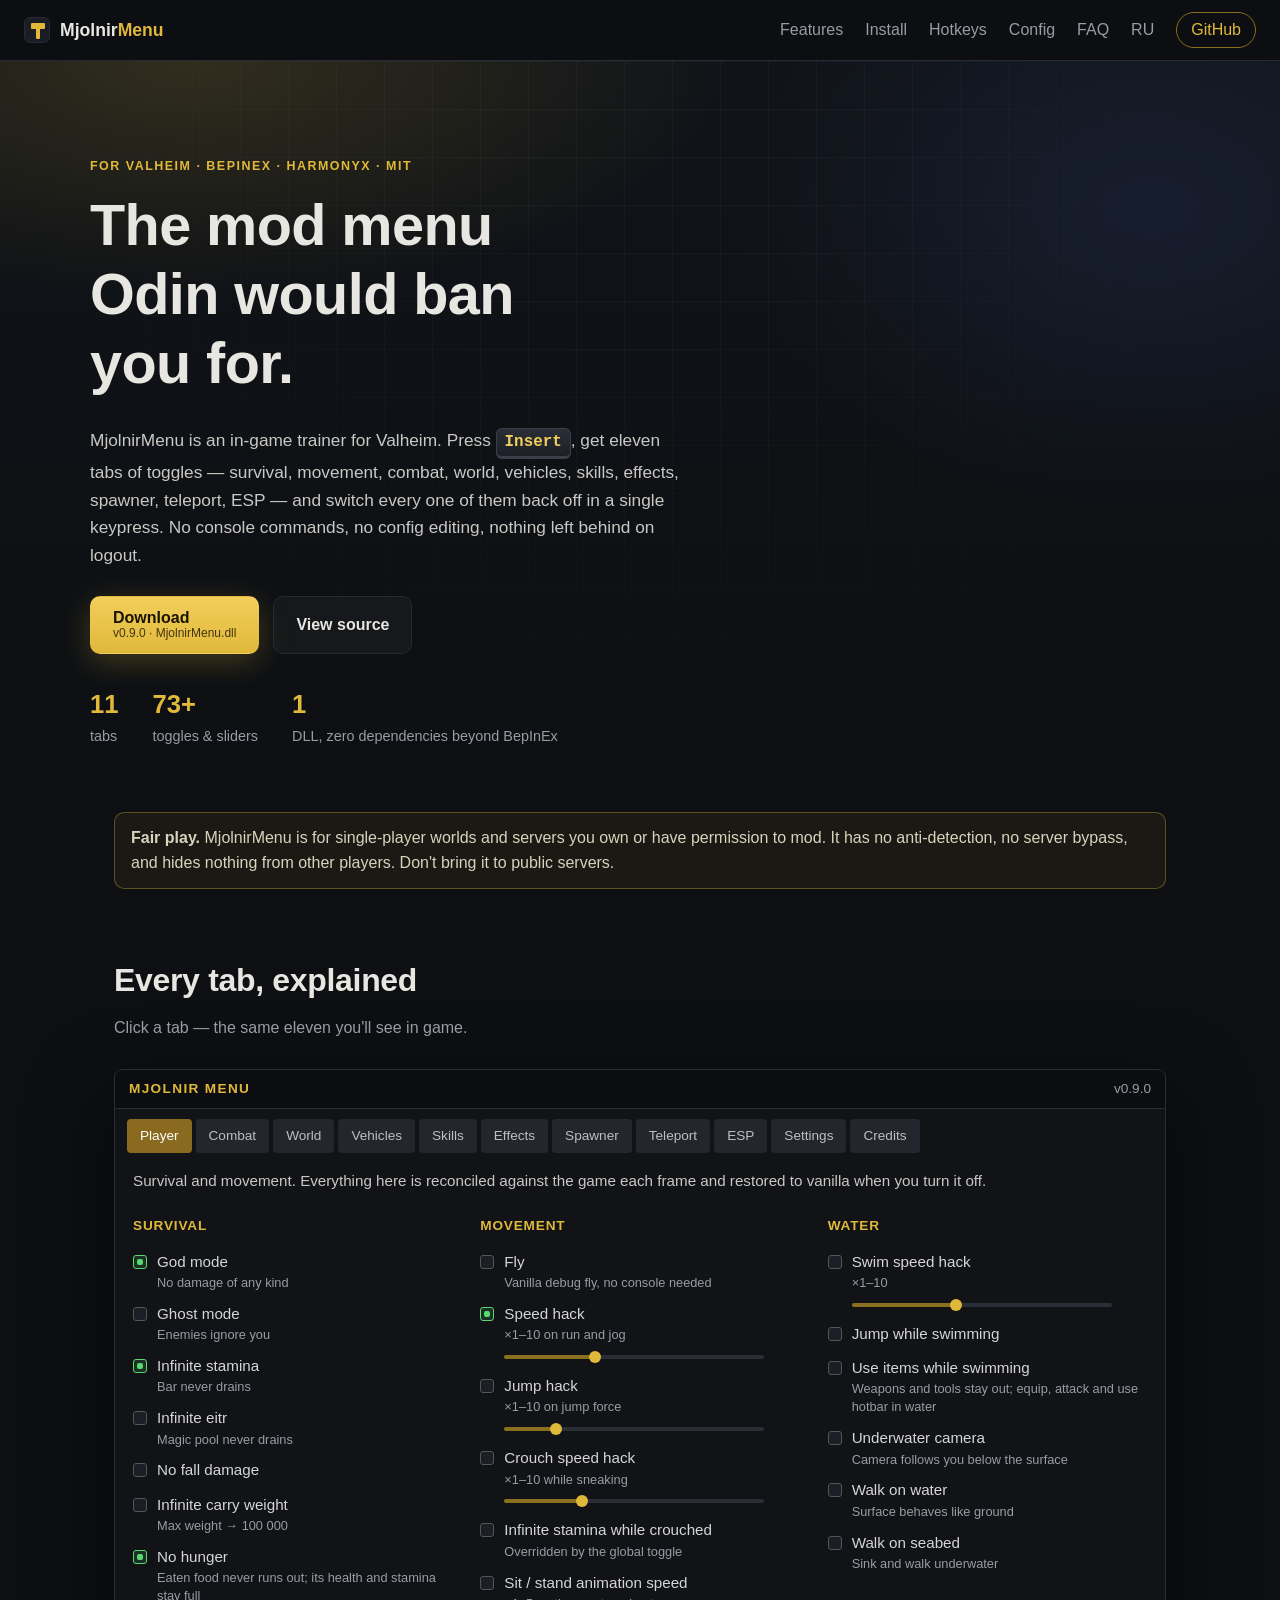
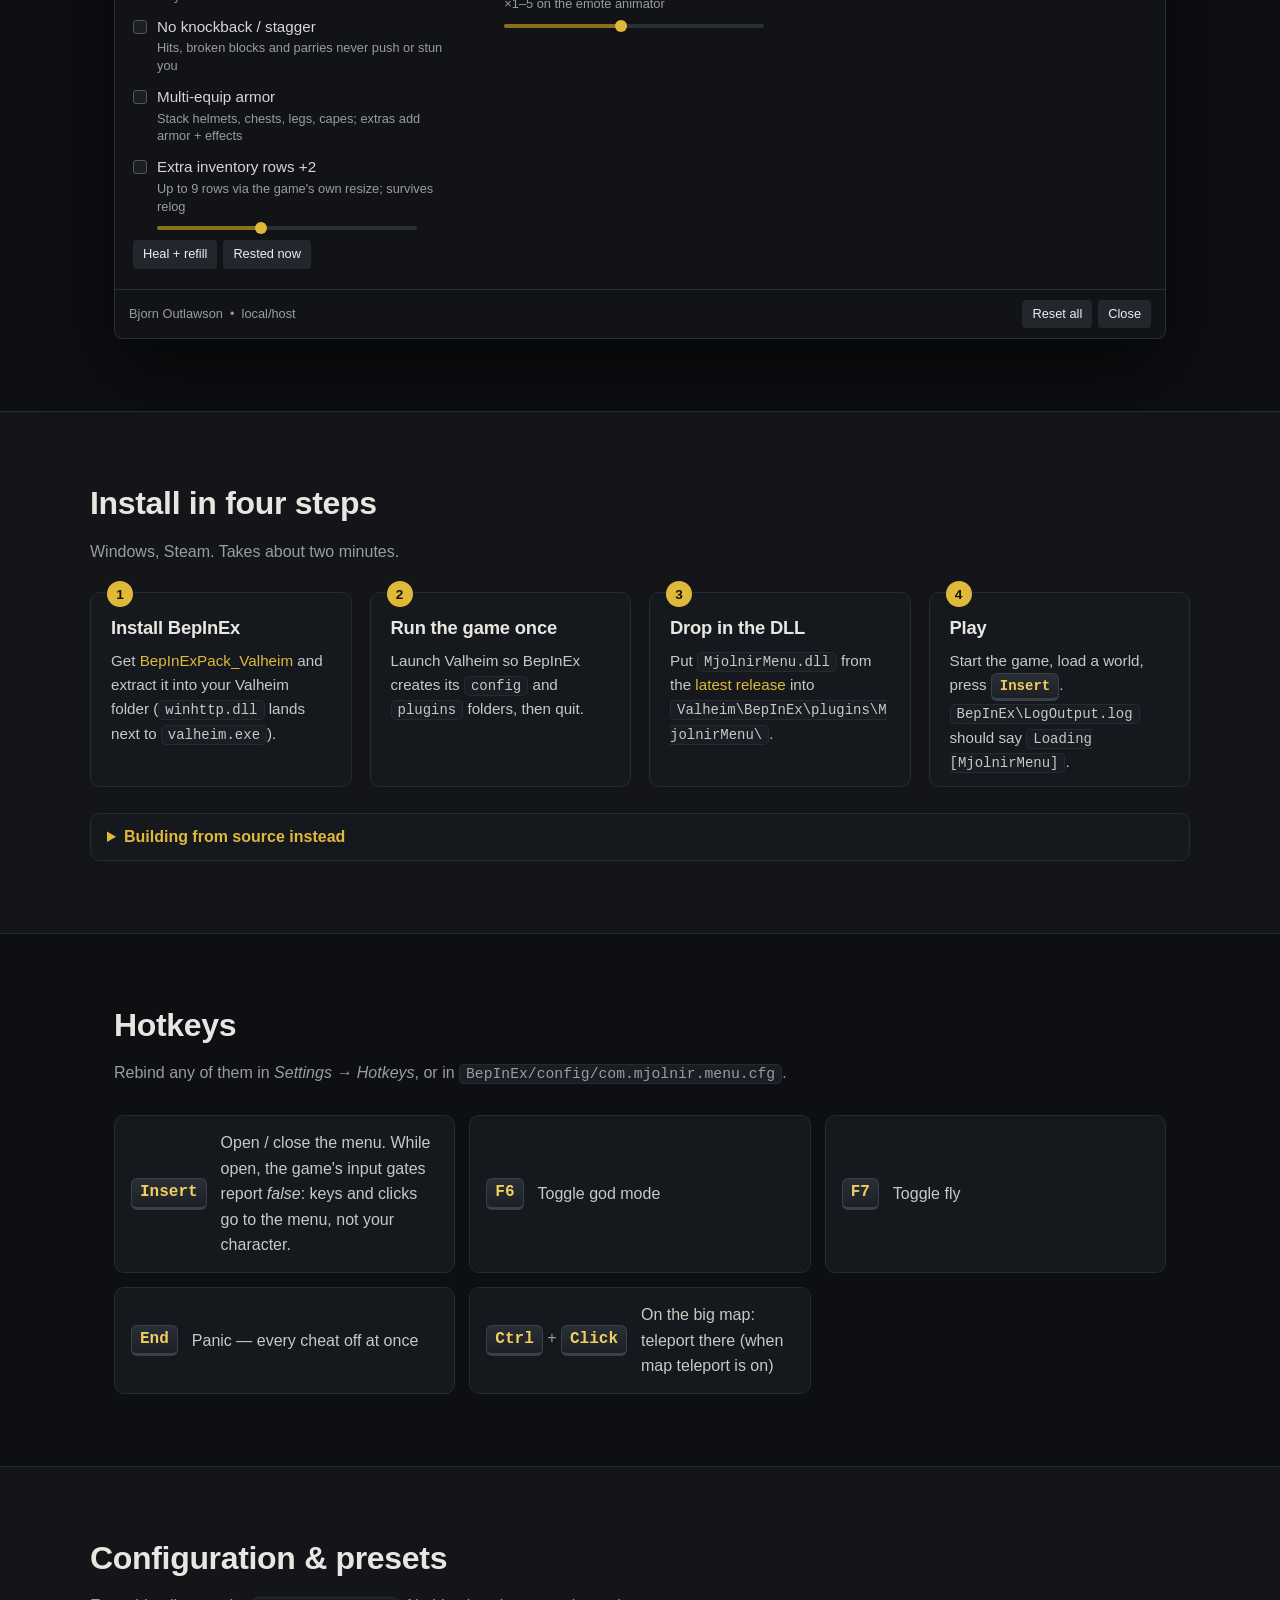
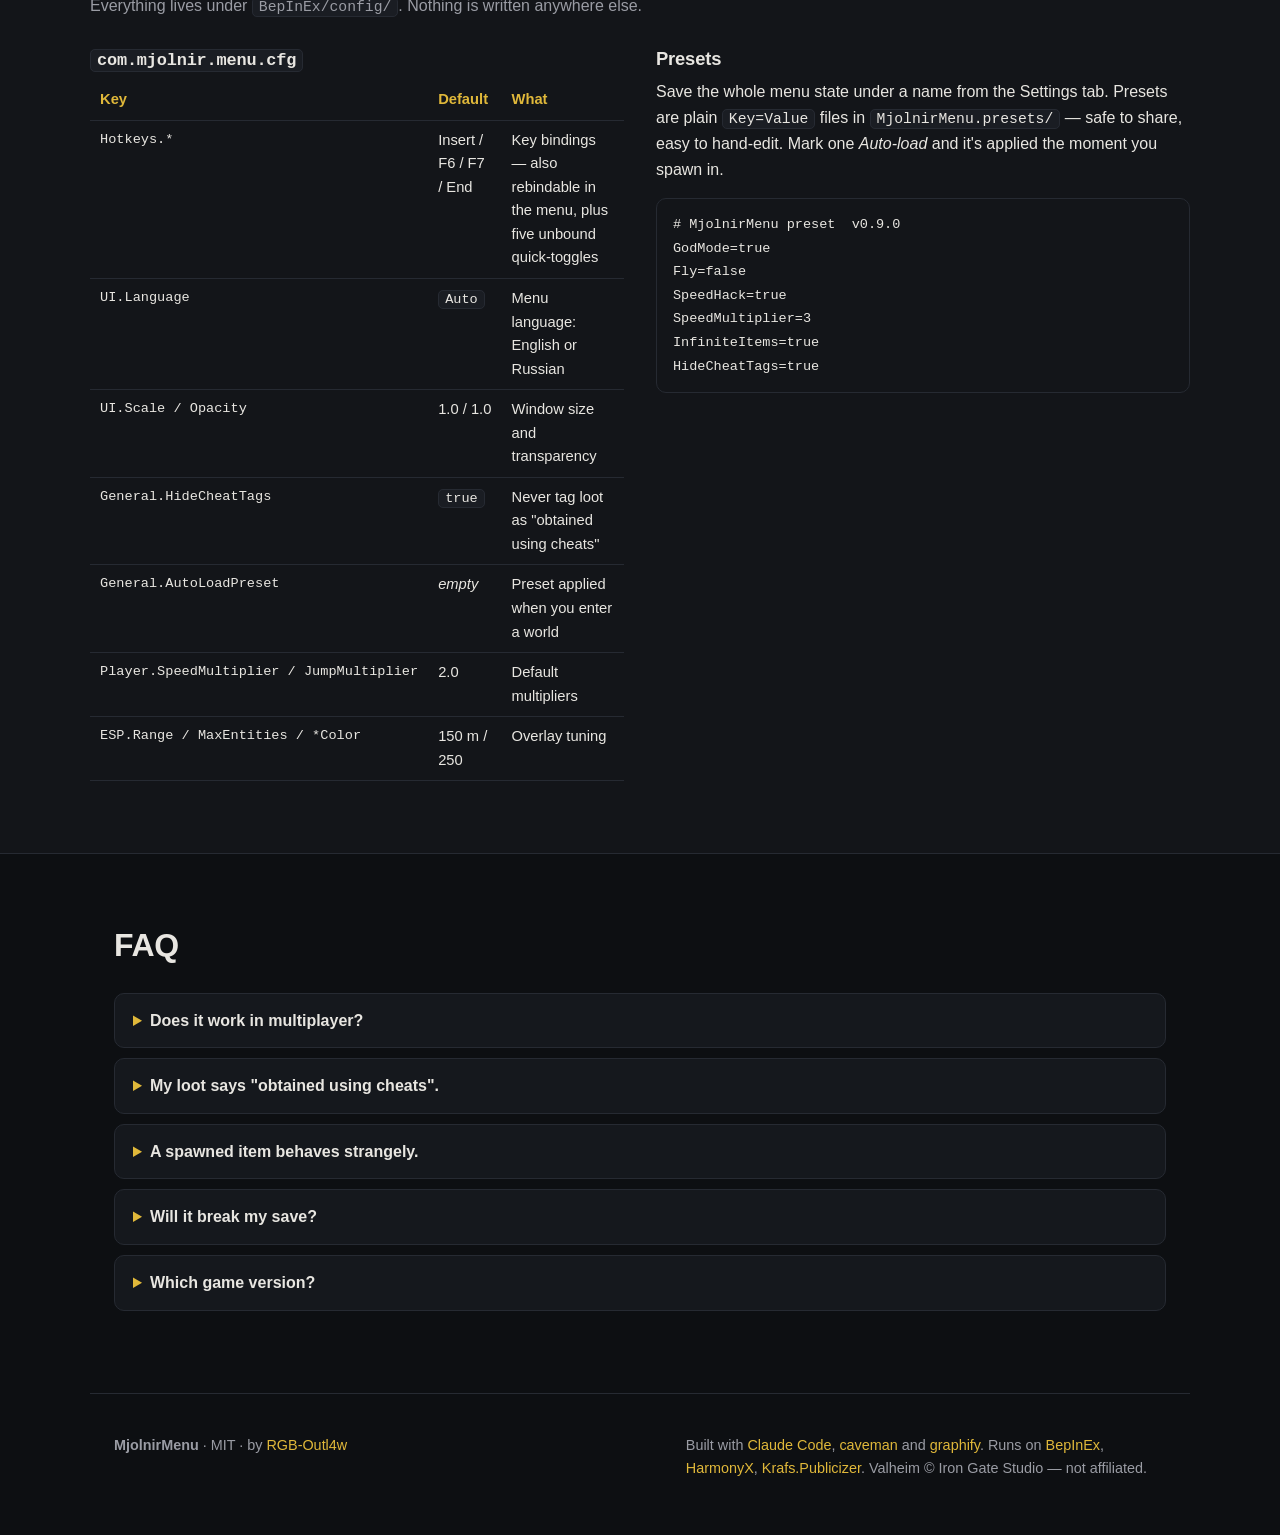
<file: docs/index.html>
<!doctype html>
<html lang="en">
<head>
  <meta charset="utf-8">
  <meta name="viewport" content="width=device-width, initial-scale=1">
  <title>MjolnirMenu — Valheim trainer &amp; mod menu</title>
  <meta name="description" content="MjolnirMenu is an in-game trainer and mod menu for Valheim built on BepInEx and HarmonyX. Eleven tabs, one hotkey, everything reversible.">
  <meta property="og:title" content="MjolnirMenu — Valheim trainer &amp; mod menu">
  <meta property="og:description" content="God mode, fly, ships and carts, spawner, skills, effects, teleport, ESP and more. Open source, MIT.">
  <meta property="og:type" content="website">
  <meta property="og:url" content="https://rgb-outl4w.github.io/MjolnirMenu/">
  <link rel="alternate" hreflang="en" href="https://rgb-outl4w.github.io/MjolnirMenu/">
  <link rel="alternate" hreflang="ru" href="https://rgb-outl4w.github.io/MjolnirMenu/ru/">
  <link rel="icon" href="data:image/svg+xml,%3Csvg xmlns='http://www.w3.org/2000/svg' viewBox='0 0 64 64'%3E%3Crect width='64' height='64' rx='12' fill='%23131519'/%3E%3Cpath d='M18 14h28v14H36v24h-8V28H18z' fill='%23e0b83a'/%3E%3C/svg%3E">
  <link rel="stylesheet" href="style.css?v=0.9.0">
</head>
<body>

<a class="skip" href="#features">Skip to content</a>

<header class="top">
  <a class="brand" href="#">
    <span class="brand-mark" aria-hidden="true"></span>
    <span>Mjolnir<b>Menu</b></span>
  </a>
  <nav class="nav" aria-label="Primary">
    <a href="#features">Features</a>
    <a href="#install">Install</a>
    <a href="#hotkeys">Hotkeys</a>
    <a href="#config">Config</a>
    <a href="#faq">FAQ</a>
    <a href="ru/" hreflang="ru" lang="ru">RU</a>
    <a class="nav-gh" href="https://github.com/RGB-Outl4w/MjolnirMenu" rel="noopener">GitHub</a>
  </nav>
  <button class="nav-toggle" aria-label="Menu" aria-expanded="false">☰</button>
</header>

<main>

<section class="hero">
  <div class="hero-bg" aria-hidden="true"></div>
  <div class="hero-inner">
    <p class="eyebrow">For Valheim · BepInEx · HarmonyX · MIT</p>
    <h1>The mod menu Odin would ban you for.</h1>
    <p class="lede">
      MjolnirMenu is an in-game trainer for Valheim. Press <kbd>Insert</kbd>, get eleven tabs of toggles —
      survival, movement, combat, world, vehicles, skills, effects, spawner, teleport, ESP — and switch every one of
      them back off in a single keypress. No console commands, no config editing, nothing left behind on logout.
    </p>
    <div class="cta">
      <a class="btn btn-primary" id="dl" href="https://github.com/RGB-Outl4w/MjolnirMenu/releases/latest">
        <span>Download</span><small id="dl-ver">v0.9.0 · MjolnirMenu.dll</small>
      </a>
      <a class="btn btn-ghost" href="https://github.com/RGB-Outl4w/MjolnirMenu" rel="noopener">View source</a>
    </div>
    <ul class="stats">
      <li><b id="stat-tabs">11</b><span>tabs</span></li>
      <li><b id="stat-toggles">60+</b><span>toggles &amp; sliders</span></li>
      <li><b>1</b><span>DLL, zero dependencies beyond BepInEx</span></li>
    </ul>
  </div>
</section>

<section class="notice" aria-label="Fair play notice">
  <p><strong>Fair play.</strong> MjolnirMenu is for single-player worlds and servers you own or have permission to mod. It has no anti-detection, no server bypass, and hides nothing from other players. Don't bring it to public servers.</p>
</section>

<section id="features" class="section">
  <div class="section-head">
    <h2>Every tab, explained</h2>
    <p>Click a tab — the same eleven you'll see in game.</p>
  </div>

  <div class="menu" role="tablist" aria-label="Menu tabs">
    <div class="menu-titlebar"><span>MJOLNIR MENU</span><span class="menu-ver" id="menu-ver">v0.9.0</span></div>
    <div class="menu-tabs" id="tabs"></div>
    <div class="menu-body" id="tab-body"></div>
    <div class="menu-foot"><span>Bjorn Outlawson &nbsp;•&nbsp; local/host</span><span><button type="button" class="chip">Reset all</button><button type="button" class="chip">Close</button></span></div>
  </div>
</section>

<section id="install" class="section alt">
  <div class="section-head">
    <h2>Install in four steps</h2>
    <p>Windows, Steam. Takes about two minutes.</p>
  </div>
  <ol class="steps">
    <li>
      <h3>Install BepInEx</h3>
      <p>Get <a href="https://thunderstore.io/c/valheim/p/denikson/BepInExPack_Valheim/" rel="noopener">BepInExPack_Valheim</a> and extract it into your Valheim folder (<code>winhttp.dll</code> lands next to <code>valheim.exe</code>).</p>
    </li>
    <li>
      <h3>Run the game once</h3>
      <p>Launch Valheim so BepInEx creates its <code>config</code> and <code>plugins</code> folders, then quit.</p>
    </li>
    <li>
      <h3>Drop in the DLL</h3>
      <p>Put <code>MjolnirMenu.dll</code> from the <a href="https://github.com/RGB-Outl4w/MjolnirMenu/releases/latest">latest release</a> into <code>Valheim\BepInEx\plugins\MjolnirMenu\</code>.</p>
    </li>
    <li>
      <h3>Play</h3>
      <p>Start the game, load a world, press <kbd>Insert</kbd>. <code>BepInEx\LogOutput.log</code> should say <code>Loading [MjolnirMenu]</code>.</p>
    </li>
  </ol>
  <details class="build">
    <summary>Building from source instead</summary>
    <pre><code># needs .NET SDK 8+ and Valheim installed
$env:VALHEIM_DIR = "C:\Program Files (x86)\Steam\steamapps\common\Valheim"
dotnet build src\MjolnirMenu -c Release   # auto-deploys into BepInEx\plugins when present</code></pre>
    <p>Game assemblies are referenced from <code>valheim_Data\Managed</code>; BepInEx and HarmonyX come from the BepInEx NuGet feed. Nothing from the game is redistributed.</p>
  </details>
</section>

<section id="hotkeys" class="section">
  <div class="section-head">
    <h2>Hotkeys</h2>
    <p>Rebind any of them in <em>Settings → Hotkeys</em>, or in <code>BepInEx/config/com.mjolnir.menu.cfg</code>.</p>
  </div>
  <div class="keys">
    <div class="key"><kbd>Insert</kbd><span>Open / close the menu. While open, the game's input gates report <em>false</em>: keys and clicks go to the menu, not your character.</span></div>
    <div class="key"><kbd>F6</kbd><span>Toggle god mode</span></div>
    <div class="key"><kbd>F7</kbd><span>Toggle fly</span></div>
    <div class="key"><kbd>End</kbd><span>Panic — every cheat off at once</span></div>
    <div class="key"><span class="combo"><kbd>Ctrl</kbd> + <kbd>Click</kbd></span><span>On the big map: teleport there (when map teleport is on)</span></div>
  </div>
</section>

<section id="config" class="section alt">
  <div class="section-head">
    <h2>Configuration &amp; presets</h2>
    <p>Everything lives under <code>BepInEx/config/</code>. Nothing is written anywhere else.</p>
  </div>
  <div class="cols">
    <div>
      <h3><code>com.mjolnir.menu.cfg</code></h3>
      <div class="table-wrap"><table class="cfg">
        <tr><th>Key</th><th>Default</th><th>What</th></tr>
        <tr><td>Hotkeys.*</td><td>Insert / F6 / F7 / End</td><td>Key bindings — also rebindable in the menu, plus five unbound quick-toggles</td></tr>
        <tr><td>UI.Language</td><td><code>Auto</code></td><td>Menu language: English or Russian</td></tr>
        <tr><td>UI.Scale / Opacity</td><td>1.0 / 1.0</td><td>Window size and transparency</td></tr>
        <tr><td>General.HideCheatTags</td><td><code>true</code></td><td>Never tag loot as "obtained using cheats"</td></tr>
        <tr><td>General.AutoLoadPreset</td><td><em>empty</em></td><td>Preset applied when you enter a world</td></tr>
        <tr><td>Player.SpeedMultiplier / JumpMultiplier</td><td>2.0</td><td>Default multipliers</td></tr>
        <tr><td>ESP.Range / MaxEntities / *Color</td><td>150 m / 250</td><td>Overlay tuning</td></tr>
      </table></div>
    </div>
    <div>
      <h3>Presets</h3>
      <p>Save the whole menu state under a name from the Settings tab. Presets are plain <code>Key=Value</code> files in <code>MjolnirMenu.presets/</code> — safe to share, easy to hand-edit. Mark one <em>Auto-load</em> and it's applied the moment you spawn in.</p>
      <pre><code># MjolnirMenu preset  v0.9.0
GodMode=true
Fly=false
SpeedHack=true
SpeedMultiplier=3
InfiniteItems=true
HideCheatTags=true</code></pre>
    </div>
  </div>
</section>

<section id="faq" class="section">
  <div class="section-head">
    <h2>FAQ</h2>
  </div>
  <div class="faq">
    <details>
      <summary>Does it work in multiplayer?</summary>
      <p>Client-side effects (movement, ESP, the menu) work anywhere. Damage multipliers are applied before a hit is sent to the target's owner, so they work too. Nothing is hidden from a server or other players — see the fair play notice.</p>
    </details>
    <details>
      <summary>My loot says "obtained using cheats".</summary>
      <p>That's Valheim's own flag: the game marks you as a cheater the first time you deal damage in god / ghost / fly mode and stamps every drop afterwards. <em>Settings → Cheat tags</em> is on by default and reports the game's own bypass key; <em>Clear tags on items in inventory</em> fixes what you already carry.</p>
    </details>
    <details>
      <summary>A spawned item behaves strangely.</summary>
      <p>The spawner hides prefabs that aren't real inventory items (monster weapons, effect objects). If you turned on <em>Show all</em>, those are exactly the ones that misbehave.</p>
    </details>
    <details>
      <summary>Will it break my save?</summary>
      <p>Every cheat is reconciled against the game each frame and restored to vanilla values when toggled off or on logout. Skills and forsaken powers are written through the game's own fields, so they persist exactly as if you'd earned them.</p>
    </details>
    <details>
      <summary>Which game version?</summary>
      <p>Built and tested against the current Steam build (1.0.x, Deep North). Method signatures were verified against <code>assembly_valheim.dll</code> with Mono.Cecil before each patch was written. A game update that renames a patched method will show up as a Harmony error in <code>LogOutput.log</code> — open an issue with that log.</p>
    </details>
  </div>
</section>

</main>

<footer class="foot">
  <div>
    <b>MjolnirMenu</b> · MIT · by <a href="https://github.com/RGB-Outl4w" rel="noopener">RGB-Outl4w</a>
  </div>
  <div class="foot-small">
    Built with <a href="https://claude.com/claude-code" rel="noopener">Claude Code</a>, <a href="https://github.com/JuliusBrussee/caveman" rel="noopener">caveman</a> and <a href="https://github.com/safishamsi/graphify" rel="noopener">graphify</a>.
    Runs on <a href="https://github.com/BepInEx/BepInEx" rel="noopener">BepInEx</a>, <a href="https://github.com/BepInEx/HarmonyX" rel="noopener">HarmonyX</a>, <a href="https://github.com/krafs/Publicizer" rel="noopener">Krafs.Publicizer</a>.
    Valheim © Iron Gate Studio — not affiliated.
  </div>
</footer>

<script src="app.js?v=0.9.0"></script>
</body>
</html>
</file>
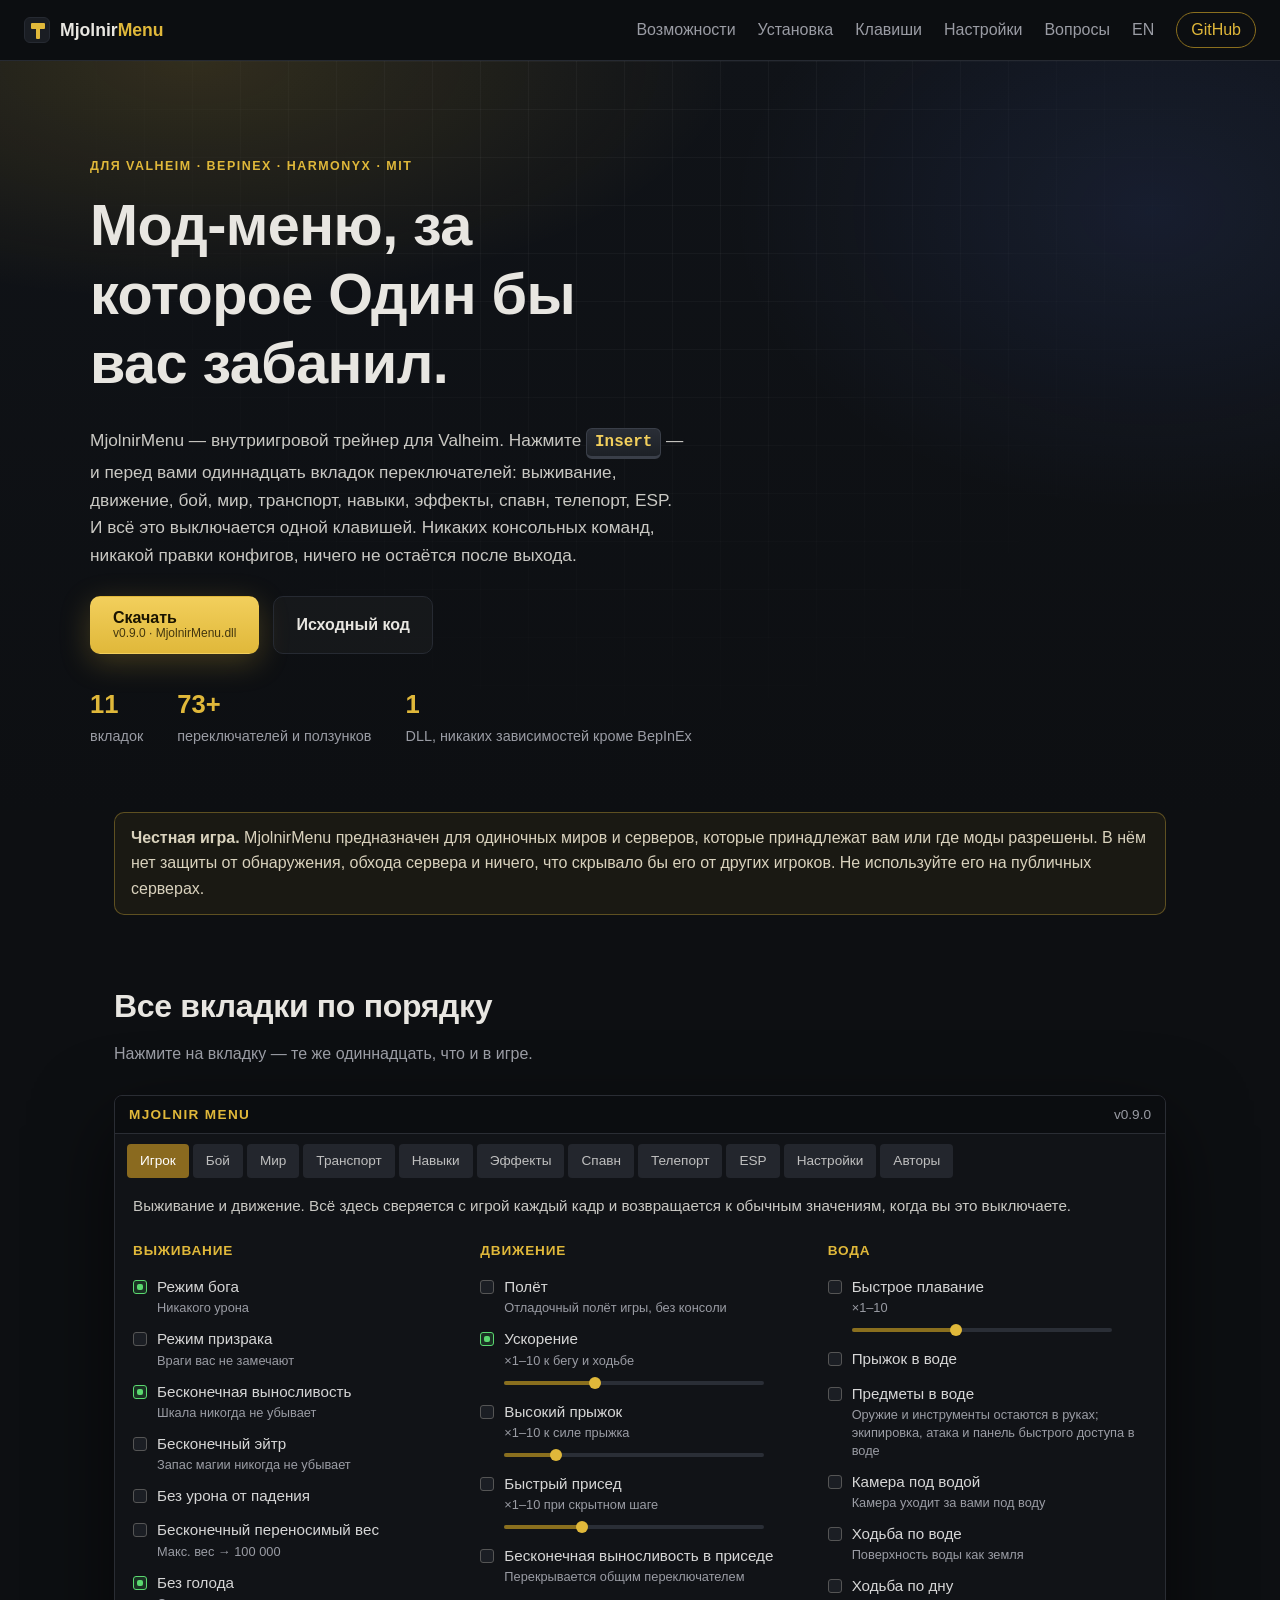
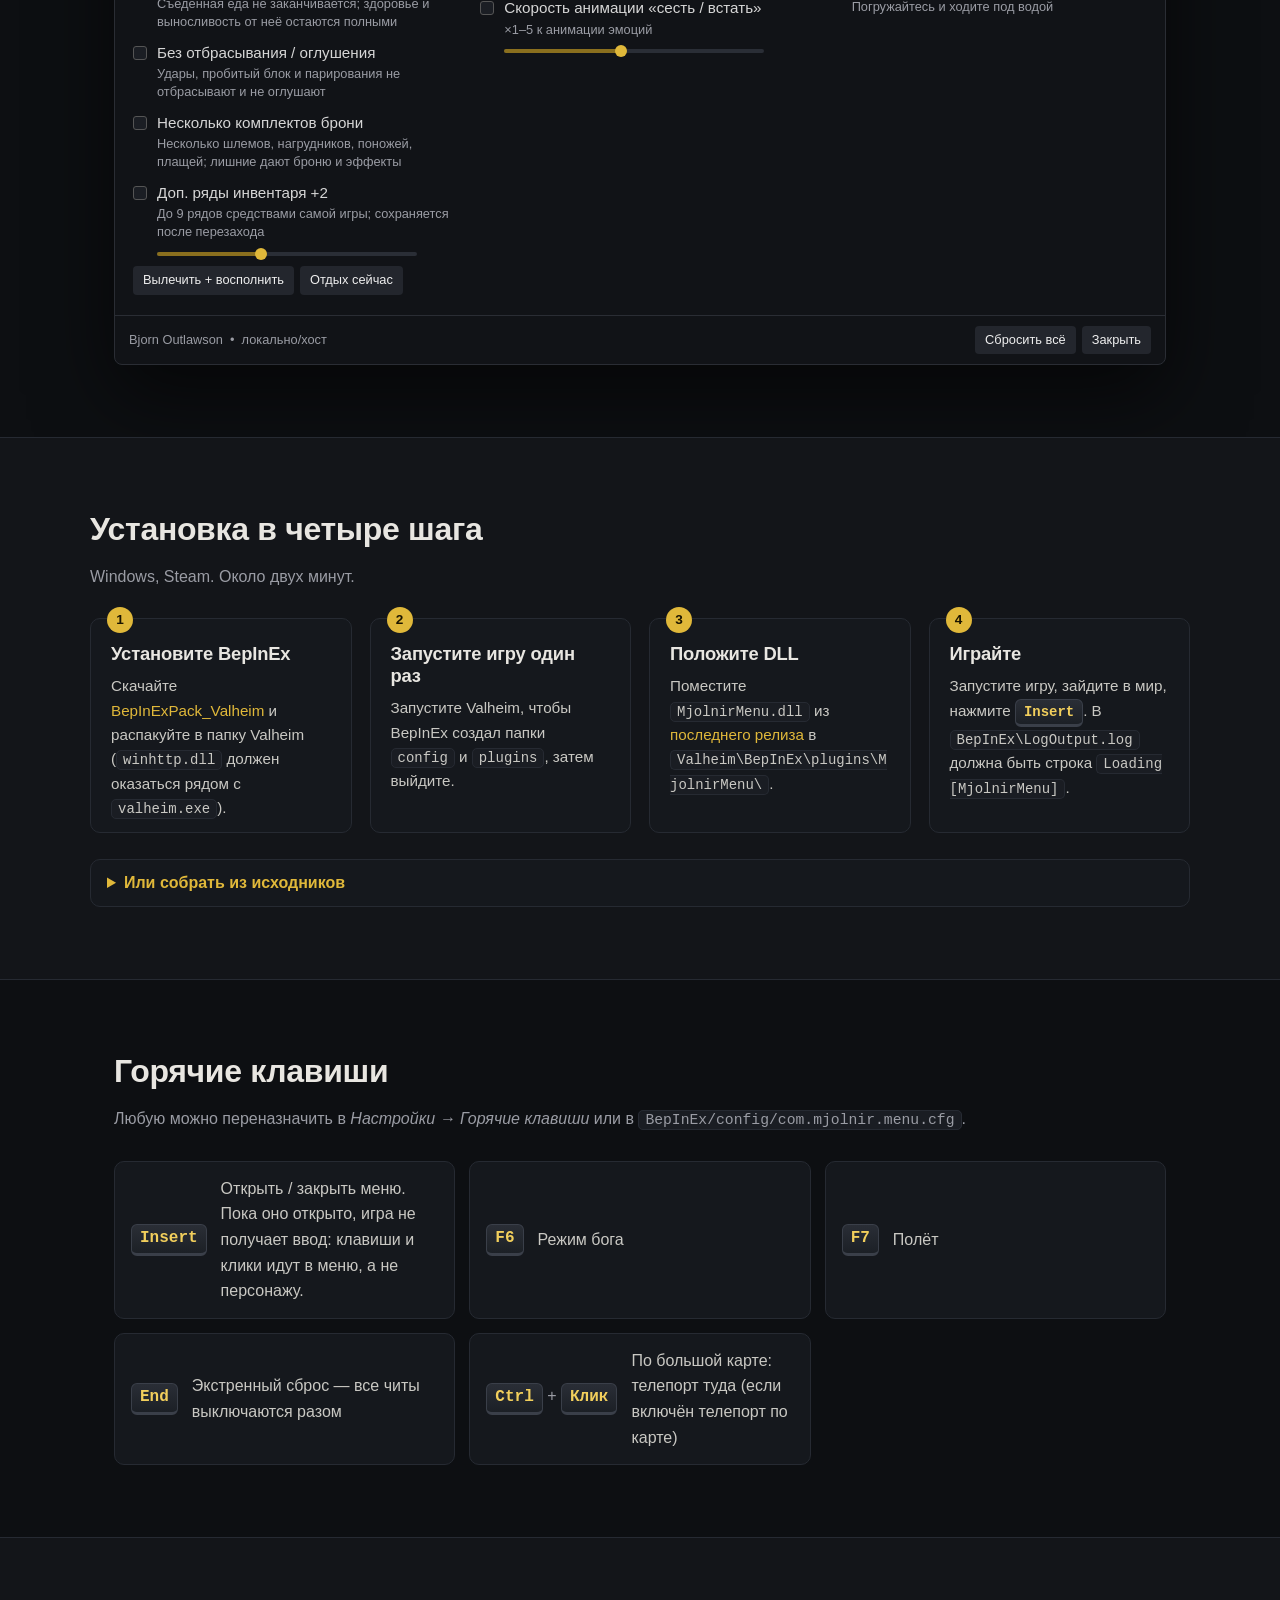
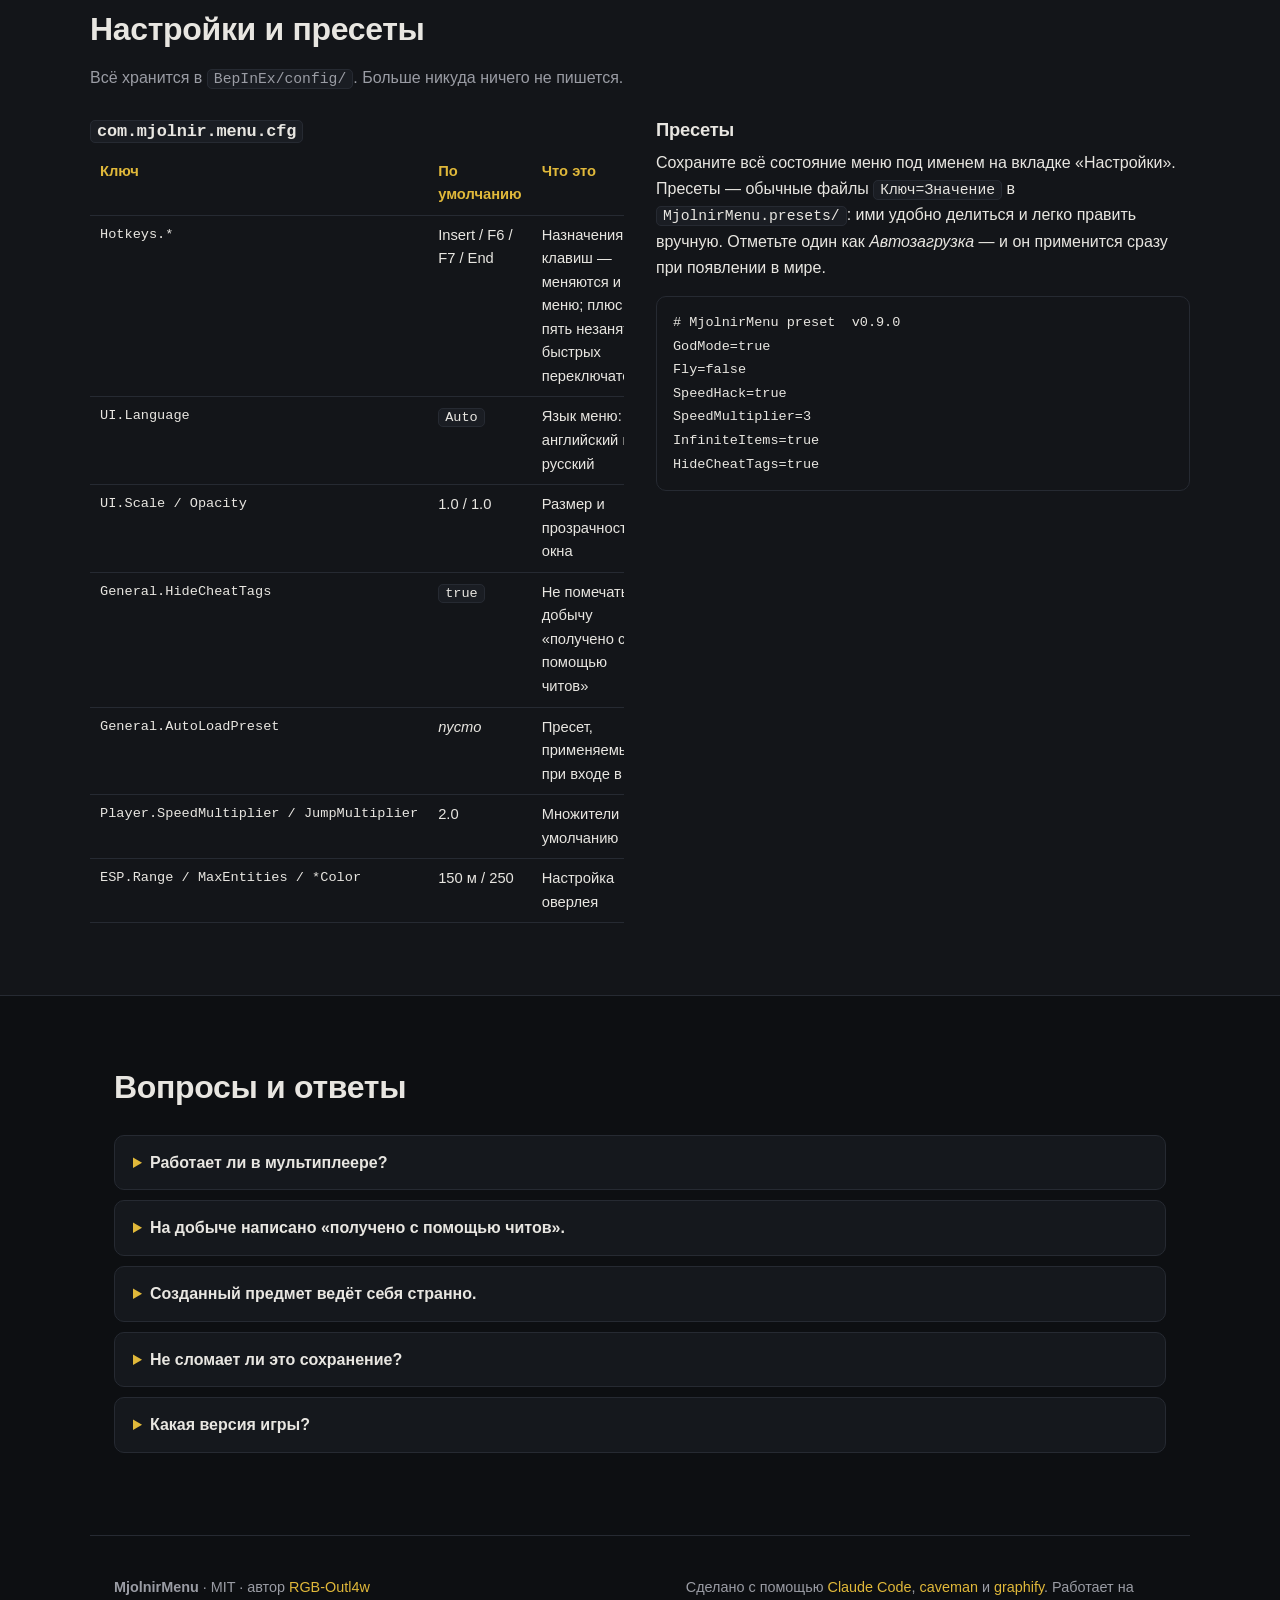
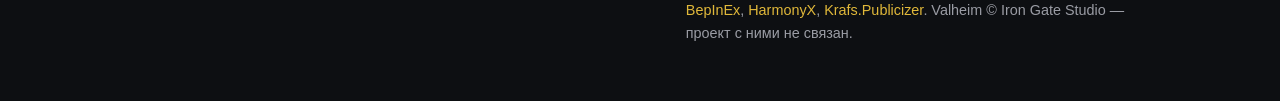
<file: docs/ru/index.html>
<!doctype html>
<html lang="ru">
<head>
  <meta charset="utf-8">
  <meta name="viewport" content="width=device-width, initial-scale=1">
  <title>MjolnirMenu — трейнер и мод-меню для Valheim</title>
  <meta name="description" content="MjolnirMenu — внутриигровой трейнер и мод-меню для Valheim на BepInEx и HarmonyX. Одиннадцать вкладок, одна клавиша, всё обратимо.">
  <meta property="og:title" content="MjolnirMenu — трейнер и мод-меню для Valheim">
  <meta property="og:description" content="Режим бога, полёт, корабли и телеги, спавн, навыки, эффекты, телепорт, ESP и многое другое. Открытый код, MIT.">
  <meta property="og:type" content="website">
  <meta property="og:url" content="https://rgb-outl4w.github.io/MjolnirMenu/ru/">
  <link rel="alternate" hreflang="en" href="https://rgb-outl4w.github.io/MjolnirMenu/">
  <link rel="alternate" hreflang="ru" href="https://rgb-outl4w.github.io/MjolnirMenu/ru/">
  <link rel="icon" href="data:image/svg+xml,%3Csvg xmlns='http://www.w3.org/2000/svg' viewBox='0 0 64 64'%3E%3Crect width='64' height='64' rx='12' fill='%23131519'/%3E%3Cpath d='M18 14h28v14H36v24h-8V28H18z' fill='%23e0b83a'/%3E%3C/svg%3E">
  <link rel="stylesheet" href="../style.css?v=0.9.0">
</head>
<body>

<a class="skip" href="#features">К содержимому</a>

<header class="top">
  <a class="brand" href="#">
    <span class="brand-mark" aria-hidden="true"></span>
    <span>Mjolnir<b>Menu</b></span>
  </a>
  <nav class="nav" aria-label="Основное">
    <a href="#features">Возможности</a>
    <a href="#install">Установка</a>
    <a href="#hotkeys">Клавиши</a>
    <a href="#config">Настройки</a>
    <a href="#faq">Вопросы</a>
    <a href="../" hreflang="en" lang="en">EN</a>
    <a class="nav-gh" href="https://github.com/RGB-Outl4w/MjolnirMenu" rel="noopener">GitHub</a>
  </nav>
  <button class="nav-toggle" aria-label="Меню" aria-expanded="false">☰</button>
</header>

<main>

<section class="hero">
  <div class="hero-bg" aria-hidden="true"></div>
  <div class="hero-inner">
    <p class="eyebrow">Для Valheim · BepInEx · HarmonyX · MIT</p>
    <h1>Мод-меню, за которое Один бы вас забанил.</h1>
    <p class="lede">
      MjolnirMenu — внутриигровой трейнер для Valheim. Нажмите <kbd>Insert</kbd> — и перед вами одиннадцать вкладок
      переключателей: выживание, движение, бой, мир, транспорт, навыки, эффекты, спавн, телепорт, ESP. И всё это
      выключается одной клавишей. Никаких консольных команд, никакой правки конфигов, ничего не остаётся после выхода.
    </p>
    <div class="cta">
      <a class="btn btn-primary" id="dl" href="https://github.com/RGB-Outl4w/MjolnirMenu/releases/latest">
        <span>Скачать</span><small id="dl-ver">v0.9.0 · MjolnirMenu.dll</small>
      </a>
      <a class="btn btn-ghost" href="https://github.com/RGB-Outl4w/MjolnirMenu" rel="noopener">Исходный код</a>
    </div>
    <ul class="stats">
      <li><b id="stat-tabs">11</b><span>вкладок</span></li>
      <li><b id="stat-toggles">60+</b><span>переключателей и ползунков</span></li>
      <li><b>1</b><span>DLL, никаких зависимостей кроме BepInEx</span></li>
    </ul>
  </div>
</section>

<section class="notice" aria-label="О честной игре">
  <p><strong>Честная игра.</strong> MjolnirMenu предназначен для одиночных миров и серверов, которые принадлежат вам или где моды разрешены. В нём нет защиты от обнаружения, обхода сервера и ничего, что скрывало бы его от других игроков. Не используйте его на публичных серверах.</p>
</section>

<section id="features" class="section">
  <div class="section-head">
    <h2>Все вкладки по порядку</h2>
    <p>Нажмите на вкладку — те же одиннадцать, что и в игре.</p>
  </div>

  <div class="menu" role="tablist" aria-label="Вкладки меню">
    <div class="menu-titlebar"><span>MJOLNIR MENU</span><span class="menu-ver" id="menu-ver">v0.9.0</span></div>
    <div class="menu-tabs" id="tabs"></div>
    <div class="menu-body" id="tab-body"></div>
    <div class="menu-foot"><span>Bjorn Outlawson &nbsp;•&nbsp; локально/хост</span><span><button type="button" class="chip">Сбросить всё</button><button type="button" class="chip">Закрыть</button></span></div>
  </div>
</section>

<section id="install" class="section alt">
  <div class="section-head">
    <h2>Установка в четыре шага</h2>
    <p>Windows, Steam. Около двух минут.</p>
  </div>
  <ol class="steps">
    <li>
      <h3>Установите BepInEx</h3>
      <p>Скачайте <a href="https://thunderstore.io/c/valheim/p/denikson/BepInExPack_Valheim/" rel="noopener">BepInExPack_Valheim</a> и распакуйте в папку Valheim (<code>winhttp.dll</code> должен оказаться рядом с <code>valheim.exe</code>).</p>
    </li>
    <li>
      <h3>Запустите игру один раз</h3>
      <p>Запустите Valheim, чтобы BepInEx создал папки <code>config</code> и <code>plugins</code>, затем выйдите.</p>
    </li>
    <li>
      <h3>Положите DLL</h3>
      <p>Поместите <code>MjolnirMenu.dll</code> из <a href="https://github.com/RGB-Outl4w/MjolnirMenu/releases/latest">последнего релиза</a> в <code>Valheim\BepInEx\plugins\MjolnirMenu\</code>.</p>
    </li>
    <li>
      <h3>Играйте</h3>
      <p>Запустите игру, зайдите в мир, нажмите <kbd>Insert</kbd>. В <code>BepInEx\LogOutput.log</code> должна быть строка <code>Loading [MjolnirMenu]</code>.</p>
    </li>
  </ol>
  <details class="build">
    <summary>Или собрать из исходников</summary>
    <pre><code># нужны .NET SDK 8+ и установленный Valheim
$env:VALHEIM_DIR = "C:\Program Files (x86)\Steam\steamapps\common\Valheim"
dotnet build src\MjolnirMenu -c Release   # сам копирует DLL в BepInEx\plugins, если папка есть</code></pre>
    <p>Сборки игры подключаются из <code>valheim_Data\Managed</code>; BepInEx и HarmonyX берутся из NuGet-ленты BepInEx. Файлы игры не распространяются.</p>
  </details>
</section>

<section id="hotkeys" class="section">
  <div class="section-head">
    <h2>Горячие клавиши</h2>
    <p>Любую можно переназначить в <em>Настройки → Горячие клавиши</em> или в <code>BepInEx/config/com.mjolnir.menu.cfg</code>.</p>
  </div>
  <div class="keys">
    <div class="key"><kbd>Insert</kbd><span>Открыть / закрыть меню. Пока оно открыто, игра не получает ввод: клавиши и клики идут в меню, а не персонажу.</span></div>
    <div class="key"><kbd>F6</kbd><span>Режим бога</span></div>
    <div class="key"><kbd>F7</kbd><span>Полёт</span></div>
    <div class="key"><kbd>End</kbd><span>Экстренный сброс — все читы выключаются разом</span></div>
    <div class="key"><span class="combo"><kbd>Ctrl</kbd> + <kbd>Клик</kbd></span><span>По большой карте: телепорт туда (если включён телепорт по карте)</span></div>
  </div>
</section>

<section id="config" class="section alt">
  <div class="section-head">
    <h2>Настройки и пресеты</h2>
    <p>Всё хранится в <code>BepInEx/config/</code>. Больше никуда ничего не пишется.</p>
  </div>
  <div class="cols">
    <div>
      <h3><code>com.mjolnir.menu.cfg</code></h3>
      <div class="table-wrap"><table class="cfg">
        <tr><th>Ключ</th><th>По умолчанию</th><th>Что это</th></tr>
        <tr><td>Hotkeys.*</td><td>Insert / F6 / F7 / End</td><td>Назначения клавиш — меняются и в меню; плюс пять незанятых быстрых переключателей</td></tr>
        <tr><td>UI.Language</td><td><code>Auto</code></td><td>Язык меню: английский или русский</td></tr>
        <tr><td>UI.Scale / Opacity</td><td>1.0 / 1.0</td><td>Размер и прозрачность окна</td></tr>
        <tr><td>General.HideCheatTags</td><td><code>true</code></td><td>Не помечать добычу «получено с помощью читов»</td></tr>
        <tr><td>General.AutoLoadPreset</td><td><em>пусто</em></td><td>Пресет, применяемый при входе в мир</td></tr>
        <tr><td>Player.SpeedMultiplier / JumpMultiplier</td><td>2.0</td><td>Множители по умолчанию</td></tr>
        <tr><td>ESP.Range / MaxEntities / *Color</td><td>150 м / 250</td><td>Настройка оверлея</td></tr>
      </table></div>
    </div>
    <div>
      <h3>Пресеты</h3>
      <p>Сохраните всё состояние меню под именем на вкладке «Настройки». Пресеты — обычные файлы <code>Ключ=Значение</code> в <code>MjolnirMenu.presets/</code>: ими удобно делиться и легко править вручную. Отметьте один как <em>Автозагрузка</em> — и он применится сразу при появлении в мире.</p>
      <pre><code># MjolnirMenu preset  v0.9.0
GodMode=true
Fly=false
SpeedHack=true
SpeedMultiplier=3
InfiniteItems=true
HideCheatTags=true</code></pre>
    </div>
  </div>
</section>

<section id="faq" class="section">
  <div class="section-head">
    <h2>Вопросы и ответы</h2>
  </div>
  <div class="faq">
    <details>
      <summary>Работает ли в мультиплеере?</summary>
      <p>Клиентские эффекты (движение, ESP, само меню) работают везде. Множители урона применяются до отправки удара владельцу цели, поэтому тоже работают. От сервера и других игроков ничего не скрывается — см. предупреждение о честной игре.</p>
    </details>
    <details>
      <summary>На добыче написано «получено с помощью читов».</summary>
      <p>Это собственная метка Valheim: игра помечает вас читером, как только вы наносите урон в режиме бога / призрака / полёта, и после этого метит всю добычу. <em>Настройки → Метки читов</em> включено по умолчанию и сообщает игре её собственный ключ обхода; <em>Снять метки с предметов в инвентаре</em> исправит то, что уже при вас.</p>
    </details>
    <details>
      <summary>Созданный предмет ведёт себя странно.</summary>
      <p>Спавн скрывает префабы, которые не являются настоящими предметами инвентаря (оружие монстров, объекты эффектов). Если вы включили <em>Показать все</em> — именно они и ведут себя странно.</p>
    </details>
    <details>
      <summary>Не сломает ли это сохранение?</summary>
      <p>Каждый чит сверяется с игрой каждый кадр и возвращает обычные значения при выключении или выходе. Навыки и силы боссов записываются через собственные поля игры, поэтому сохраняются так, будто вы их заработали сами.</p>
    </details>
    <details>
      <summary>Какая версия игры?</summary>
      <p>Собрано и проверено на текущей сборке Steam (1.0.x, Deep North). Сигнатуры методов сверены с <code>assembly_valheim.dll</code> через Mono.Cecil до написания каждого патча. Если обновление игры переименует патчимый метод, в <code>LogOutput.log</code> появится ошибка Harmony — откройте issue с этим логом.</p>
    </details>
  </div>
</section>

</main>

<footer class="foot">
  <div>
    <b>MjolnirMenu</b> · MIT · автор <a href="https://github.com/RGB-Outl4w" rel="noopener">RGB-Outl4w</a>
  </div>
  <div class="foot-small">
    Сделано с помощью <a href="https://claude.com/claude-code" rel="noopener">Claude Code</a>, <a href="https://github.com/JuliusBrussee/caveman" rel="noopener">caveman</a> и <a href="https://github.com/safishamsi/graphify" rel="noopener">graphify</a>.
    Работает на <a href="https://github.com/BepInEx/BepInEx" rel="noopener">BepInEx</a>, <a href="https://github.com/BepInEx/HarmonyX" rel="noopener">HarmonyX</a>, <a href="https://github.com/krafs/Publicizer" rel="noopener">Krafs.Publicizer</a>.
    Valheim © Iron Gate Studio — проект с ними не связан.
  </div>
</footer>

<script src="strings.js?v=0.9.0"></script>
<script src="../app.js?v=0.9.0"></script>
</body>
</html>
</file>
<file: docs/style.css>
/* MjolnirMenu site — dark slate + gold, mirrors the in-game skin. No framework. */

:root {
  --bg: #0d0f12;
  --bg-2: #131519;
  --bg-3: #1a1d23;
  --panel: #15181d;
  --line: #262a32;
  --text: #e8e6e1;
  --muted: #9a9ca4;
  --gold: #e0b83a;
  --gold-2: #f2cf5c;
  --gold-dim: #8a6f1e;
  --green: #5ad86f;
  --red: #ff6f5e;
  --radius: 10px;
  --max: 1100px;
  --font: -apple-system, "Segoe UI", Inter, Roboto, Helvetica, Arial, sans-serif;
  --mono: "Cascadia Code", "JetBrains Mono", Consolas, "SF Mono", Menlo, monospace;
}

* { box-sizing: border-box; }
html { scroll-behavior: smooth; }
body {
  margin: 0;
  font: 16px/1.6 var(--font);
  color: var(--text);
  background: var(--bg);
  -webkit-font-smoothing: antialiased;
}
a { color: var(--gold); text-decoration: none; }
a:hover { color: var(--gold-2); text-decoration: underline; }
code, kbd, pre { font-family: var(--mono); font-size: 0.92em; }
code { background: var(--bg-3); border: 1px solid var(--line); border-radius: 5px; padding: 1px 6px; overflow-wrap: anywhere; word-break: break-word; }
pre { background: var(--bg-2); border: 1px solid var(--line); border-radius: var(--radius); padding: 14px 16px; overflow-x: auto; }
pre code { background: none; border: 0; padding: 0; }
kbd {
  display: inline-block; min-width: 1.6em; text-align: center; white-space: nowrap; flex: 0 0 auto;
  background: linear-gradient(#2a2e36, #1c2026); border: 1px solid #3a3f49; border-bottom-width: 3px;
  border-radius: 6px; padding: 1px 8px; color: var(--gold-2); font-weight: 600;
}
h1, h2, h3 { line-height: 1.2; margin: 0 0 .5em; letter-spacing: -0.01em; }
h2 { font-size: 2rem; }
h3 { font-size: 1.15rem; }
p { margin: 0 0 1em; }

.skip { position: absolute; left: -999px; top: 0; }
.skip:focus { left: 8px; top: 8px; background: var(--gold); color: #000; padding: 6px 10px; z-index: 99; }

/* ---------- header ---------- */
.top {
  position: sticky; top: 0; z-index: 20;
  display: flex; align-items: center; justify-content: space-between; gap: 16px;
  padding: 12px 24px; background: rgba(13,15,18,.85); backdrop-filter: blur(10px);
  border-bottom: 1px solid var(--line);
}
.brand { display: flex; align-items: center; gap: 10px; color: var(--text); font-weight: 700; font-size: 1.1rem; }
.brand:hover { text-decoration: none; }
.brand b { color: var(--gold); }
.brand-mark { width: 26px; height: 26px; border-radius: 6px; background: var(--bg-3); border: 1px solid var(--line); position: relative; }
.brand-mark::before {
  content: ""; position: absolute; left: 6px; top: 5px; width: 14px; height: 6px; background: var(--gold); border-radius: 1px;
}
.brand-mark::after {
  content: ""; position: absolute; left: 11px; top: 9px; width: 4px; height: 12px; background: var(--gold); border-radius: 1px;
}
.nav { display: flex; gap: 22px; align-items: center; }
.nav a { color: var(--muted); font-weight: 500; }
.nav a:hover { color: var(--text); text-decoration: none; }
.nav-gh { color: var(--gold) !important; border: 1px solid var(--gold-dim); border-radius: 999px; padding: 4px 14px; }
.nav-toggle { display: none; background: none; border: 1px solid var(--line); color: var(--text); font-size: 1.2rem; border-radius: 8px; padding: 4px 10px; }

/* ---------- hero ---------- */
.hero { position: relative; overflow: hidden; padding: 96px 24px 64px; }
.hero-bg {
  position: absolute; inset: 0; z-index: 0;
  background:
    radial-gradient(900px 400px at 15% 0%, rgba(224,184,58,.16), transparent 60%),
    radial-gradient(700px 500px at 90% 20%, rgba(90,130,255,.10), transparent 60%),
    linear-gradient(180deg, #101318 0%, var(--bg) 100%);
}
.hero-bg::after {
  content: ""; position: absolute; inset: 0;
  background-image: linear-gradient(rgba(255,255,255,.035) 1px, transparent 1px), linear-gradient(90deg, rgba(255,255,255,.035) 1px, transparent 1px);
  background-size: 48px 48px; mask-image: radial-gradient(ellipse at 50% 0%, #000 20%, transparent 70%);
}
.hero-inner { position: relative; z-index: 1; max-width: var(--max); margin: 0 auto; }
.eyebrow { color: var(--gold); font-weight: 600; letter-spacing: .12em; text-transform: uppercase; font-size: .78rem; margin-bottom: 14px; }
.hero h1 { font-size: clamp(2.2rem, 5vw, 3.6rem); max-width: 16ch; }
.lede { max-width: 62ch; color: #c9c8c3; font-size: 1.08rem; }
.cta { display: flex; gap: 14px; flex-wrap: wrap; margin: 26px 0 30px; }
.btn {
  display: inline-flex; flex-direction: column; justify-content: center; align-items: flex-start;
  padding: 12px 22px; border-radius: var(--radius); font-weight: 700; line-height: 1.15; border: 1px solid transparent;
}
.btn small { font-weight: 500; font-size: .75rem; opacity: .8; }
.btn:hover { text-decoration: none; transform: translateY(-1px); }
.btn-primary { background: linear-gradient(180deg, var(--gold-2), var(--gold)); color: #1a1400; box-shadow: 0 8px 30px rgba(224,184,58,.25); }
.btn-primary:hover { color: #000; }
.btn-ghost { border-color: var(--line); color: var(--text); background: rgba(255,255,255,.03); justify-content: center; }
.stats { list-style: none; padding: 0; margin: 0; display: flex; gap: 34px; flex-wrap: wrap; }
.stats li { display: flex; flex-direction: column; }
.stats b { font-size: 1.6rem; color: var(--gold); }
.stats span { color: var(--muted); font-size: .9rem; }

/* ---------- notice ---------- */
.notice { max-width: var(--max); margin: 0 auto; padding: 0 24px; }
.notice p { margin: 0; border: 1px solid rgba(224,184,58,.35); background: rgba(224,184,58,.06); border-radius: var(--radius); padding: 12px 16px; color: #d9d2bd; }

/* ---------- sections ---------- */
.section { max-width: var(--max); margin: 0 auto; padding: 72px 24px; }
.section.alt { max-width: none; background: var(--bg-2); border-top: 1px solid var(--line); border-bottom: 1px solid var(--line); }
.section.alt > * { max-width: var(--max); margin-left: auto; margin-right: auto; }
.section-head { margin-bottom: 28px; }
.section-head p { color: var(--muted); margin: 0; }

/* ---------- in-game menu replica ---------- */
.menu {
  background: #111317; border: 1px solid #2a2d34; border-radius: 8px; box-shadow: 0 30px 80px rgba(0,0,0,.6);
  overflow: hidden; font-size: .95rem;
}
.menu-titlebar {
  display: flex; justify-content: space-between; align-items: center;
  background: #0b0d10; color: var(--gold); font-weight: 800; letter-spacing: .1em; padding: 8px 14px; border-bottom: 1px solid #2a2d34; font-size: .85rem;
}
.menu-ver { color: var(--muted); font-weight: 500; letter-spacing: 0; }
.menu-tabs { display: flex; flex-wrap: wrap; gap: 4px; padding: 10px 12px 0; }
.menu-tabs button {
  background: #23262d; color: #bfbfbf; border: 0; border-radius: 4px; padding: 6px 13px; font: inherit; font-size: .85rem; cursor: pointer;
}
.menu-tabs button:hover { background: #2e323a; color: #fff; }
.menu-tabs button[aria-selected="true"] { background: #8a6a1f; color: #fff; }
.menu-body { padding: 16px 18px 12px; min-height: 340px; }
.menu-foot {
  display: flex; justify-content: space-between; align-items: center; padding: 10px 14px; border-top: 1px solid #2a2d34; color: var(--muted); font-size: .8rem;
}
.chip { background: #23262d; color: #eee; border: 0; border-radius: 4px; padding: 4px 10px; margin-left: 6px; font: inherit; font-size: .8rem; }
.pane { display: grid; grid-template-columns: repeat(auto-fit, minmax(300px, 1fr)); gap: 18px 28px; animation: fade .18s ease; }
@keyframes fade { from { opacity: 0; transform: translateY(3px);} to { opacity: 1; transform: none; } }
.pane h4 { margin: 0 0 8px; color: var(--gold); font-size: .85rem; text-transform: uppercase; letter-spacing: .06em; }
.pane .intro { grid-column: 1 / -1; color: #c9c8c3; margin: 0 0 4px; }
.tog { display: flex; align-items: flex-start; gap: 10px; padding: 5px 0; color: #d6d6d6; }
.tog i {
  flex: 0 0 14px; height: 14px; margin-top: 5px; border-radius: 3px; border: 1px solid #555; background: #1b1e24; position: relative;
}
.tog i.on { border-color: var(--green); background: rgba(90,216,111,.15); }
.tog i.on::after { content: ""; position: absolute; inset: 3px; background: var(--green); border-radius: 2px; }
.tog span small { display: block; color: var(--muted); font-size: .8rem; line-height: 1.4; }
.slider { display: block; height: 4px; background: #2a2e36; border-radius: 3px; margin: 6px 0 10px 24px; position: relative; max-width: 260px; }
.slider::before { content: ""; position: absolute; left: 0; top: 0; bottom: 0; width: var(--v, 30%); background: var(--gold-dim); border-radius: 3px; }
.slider::after { content: ""; position: absolute; left: var(--v, 30%); top: -4px; width: 12px; height: 12px; margin-left: -6px; background: var(--gold); border-radius: 50%; }
.pane .row { display: flex; gap: 6px; flex-wrap: wrap; margin: 4px 0 8px; }
.pane .row .chip { margin: 0; }
.pane ul.list { list-style: none; padding: 0; margin: 0; }
.pane ul.list li { display: flex; justify-content: space-between; gap: 10px; padding: 4px 0; border-bottom: 1px dashed #24272e; color: #d6d6d6; }
.pane ul.list li span:last-child { color: var(--muted); font-family: var(--mono); font-size: .8rem; text-align: right; overflow-wrap: anywhere; }
.pane ul.list li span:first-child { overflow-wrap: anywhere; }
.pane ul.list li.dim { color: var(--muted); }

/* ---------- install ---------- */
.steps { counter-reset: s; list-style: none; padding: 0; margin: 0; display: grid; grid-template-columns: repeat(auto-fit, minmax(230px, 1fr)); gap: 18px; }
.steps li { counter-increment: s; background: var(--panel); border: 1px solid var(--line); border-radius: var(--radius); padding: 20px 20px 12px; position: relative; }
.steps li::before {
  content: counter(s); position: absolute; top: -12px; left: 16px; width: 26px; height: 26px; border-radius: 50%;
  background: var(--gold); color: #1a1400; font-weight: 800; display: grid; place-items: center; font-size: .85rem;
}
.steps li h3 { margin-top: 4px; }
.steps li p { color: #c9c8c3; margin: 0; font-size: .95rem; overflow-wrap: anywhere; }
.build { margin-top: 26px; border: 1px solid var(--line); border-radius: var(--radius); padding: 10px 16px; background: var(--panel); }
.build summary { cursor: pointer; font-weight: 600; color: var(--gold); }
.build pre { margin: 12px 0; }

/* ---------- hotkeys ---------- */
.keys { display: grid; grid-template-columns: repeat(auto-fit, minmax(300px, 1fr)); gap: 14px; }
.key { display: flex; gap: 14px; align-items: center; background: var(--panel); border: 1px solid var(--line); border-radius: var(--radius); padding: 14px 16px; min-width: 0; }
.key kbd { font-size: 1rem; }
.key > span { color: #c9c8c3; min-width: 0; }
.key .combo { flex: 0 0 auto; white-space: nowrap; color: var(--muted); }

/* ---------- config ---------- */
.cols { display: grid; grid-template-columns: repeat(auto-fit, minmax(320px, 1fr)); gap: 32px; }
.table-wrap { overflow-x: auto; -webkit-overflow-scrolling: touch; }
.cfg { width: 100%; border-collapse: collapse; font-size: .92rem; min-width: 480px; }
.cfg th, .cfg td { text-align: left; padding: 8px 10px; border-bottom: 1px solid var(--line); vertical-align: top; }
.cfg th { color: var(--gold); font-weight: 600; }
.cfg td:first-child { font-family: var(--mono); font-size: .85rem; white-space: nowrap; }

/* ---------- faq ---------- */
.faq details { border: 1px solid var(--line); border-radius: var(--radius); background: var(--panel); padding: 4px 18px; margin-bottom: 10px; }
.faq summary { cursor: pointer; font-weight: 600; padding: 10px 0; }
.faq summary::marker { color: var(--gold); }
.faq p { color: #c9c8c3; margin: 0 0 12px; }

/* ---------- footer ---------- */
.foot { max-width: var(--max); margin: 0 auto; padding: 40px 24px 60px; border-top: 1px solid var(--line); display: flex; justify-content: space-between; gap: 24px; flex-wrap: wrap; color: var(--muted); font-size: .9rem; }
.foot-small { max-width: 60ch; }

/* ---------- responsive ---------- */
@media (max-width: 760px) {
  body { font-size: 15px; }
  .top { padding: 10px 16px; }
  .nav { display: none; position: absolute; top: 54px; left: 0; right: 0; background: var(--bg-2); flex-direction: column; align-items: stretch; padding: 12px 16px 16px; gap: 4px; border-bottom: 1px solid var(--line); box-shadow: 0 20px 40px rgba(0,0,0,.5); }
  .nav.open { display: flex; }
  .nav a { padding: 10px 6px; font-size: 1.05rem; }
  .nav-gh { text-align: center; margin-top: 6px; }
  .nav-toggle { display: block; }

  .hero { padding: 48px 16px 40px; }
  .hero h1 { font-size: clamp(2rem, 9vw, 2.6rem); max-width: none; }
  .lede { font-size: 1rem; }
  .cta { flex-direction: column; }
  .cta .btn { width: 100%; align-items: center; }
  .btn-primary { align-items: center; }
  .stats { gap: 18px 28px; }
  .stats b { font-size: 1.35rem; }

  .notice { padding: 0 16px; }
  .section { padding: 44px 16px; }
  .section.alt > * { padding-left: 0; padding-right: 0; }
  h2 { font-size: 1.6rem; }
  .section-head { margin-bottom: 18px; }

  .menu { font-size: .9rem; border-radius: 6px; }
  .menu-titlebar { padding: 8px 12px; }
  .menu-tabs { padding: 8px 8px 0; gap: 4px; }
  .menu-tabs button { padding: 6px 10px; font-size: .8rem; }
  .menu-body { padding: 12px 12px 8px; min-height: 0; }
  .pane { grid-template-columns: 1fr; gap: 14px; }
  .slider { max-width: none; margin-right: 6px; }
  .menu-foot { flex-direction: column; align-items: flex-start; gap: 8px; }
  .menu-foot .chip { margin: 0 6px 0 0; }

  .steps { grid-template-columns: 1fr; gap: 20px; }
  .build pre { font-size: .8rem; }

  .keys { grid-template-columns: 1fr; }
  .key { flex-wrap: wrap; }

  .cols { gap: 22px; }
  pre { padding: 12px; }

  /* Config table becomes stacked cards. */
  .cfg { min-width: 0; display: block; }
  .cfg tr { display: block; padding: 10px 0; border-bottom: 1px solid var(--line); }
  .cfg tr:first-child { display: none; }
  .cfg td { display: block; padding: 2px 0; border: 0; white-space: normal; }
  .cfg td:first-child { color: var(--text); font-weight: 600; overflow-wrap: anywhere; }
  .cfg td:nth-child(2)::before { content: "Default: "; color: var(--gold); }
  .cfg td:nth-child(3) { color: var(--muted); }

  .faq details { padding: 2px 14px; }
  .foot { flex-direction: column; gap: 12px; padding: 28px 16px 40px; }
}

@media (max-width: 400px) {
  .menu-tabs button { padding: 5px 8px; font-size: .75rem; }
  .stats { gap: 14px 20px; }
}

/* Touch targets: no hover-only affordances on coarse pointers. */
@media (hover: none) {
  .btn:hover { transform: none; }
  .menu-tabs button, .chip { min-height: 32px; }
}
@media (prefers-reduced-motion: reduce) {
  html { scroll-behavior: auto; }
  .pane { animation: none; }
}
</file>
